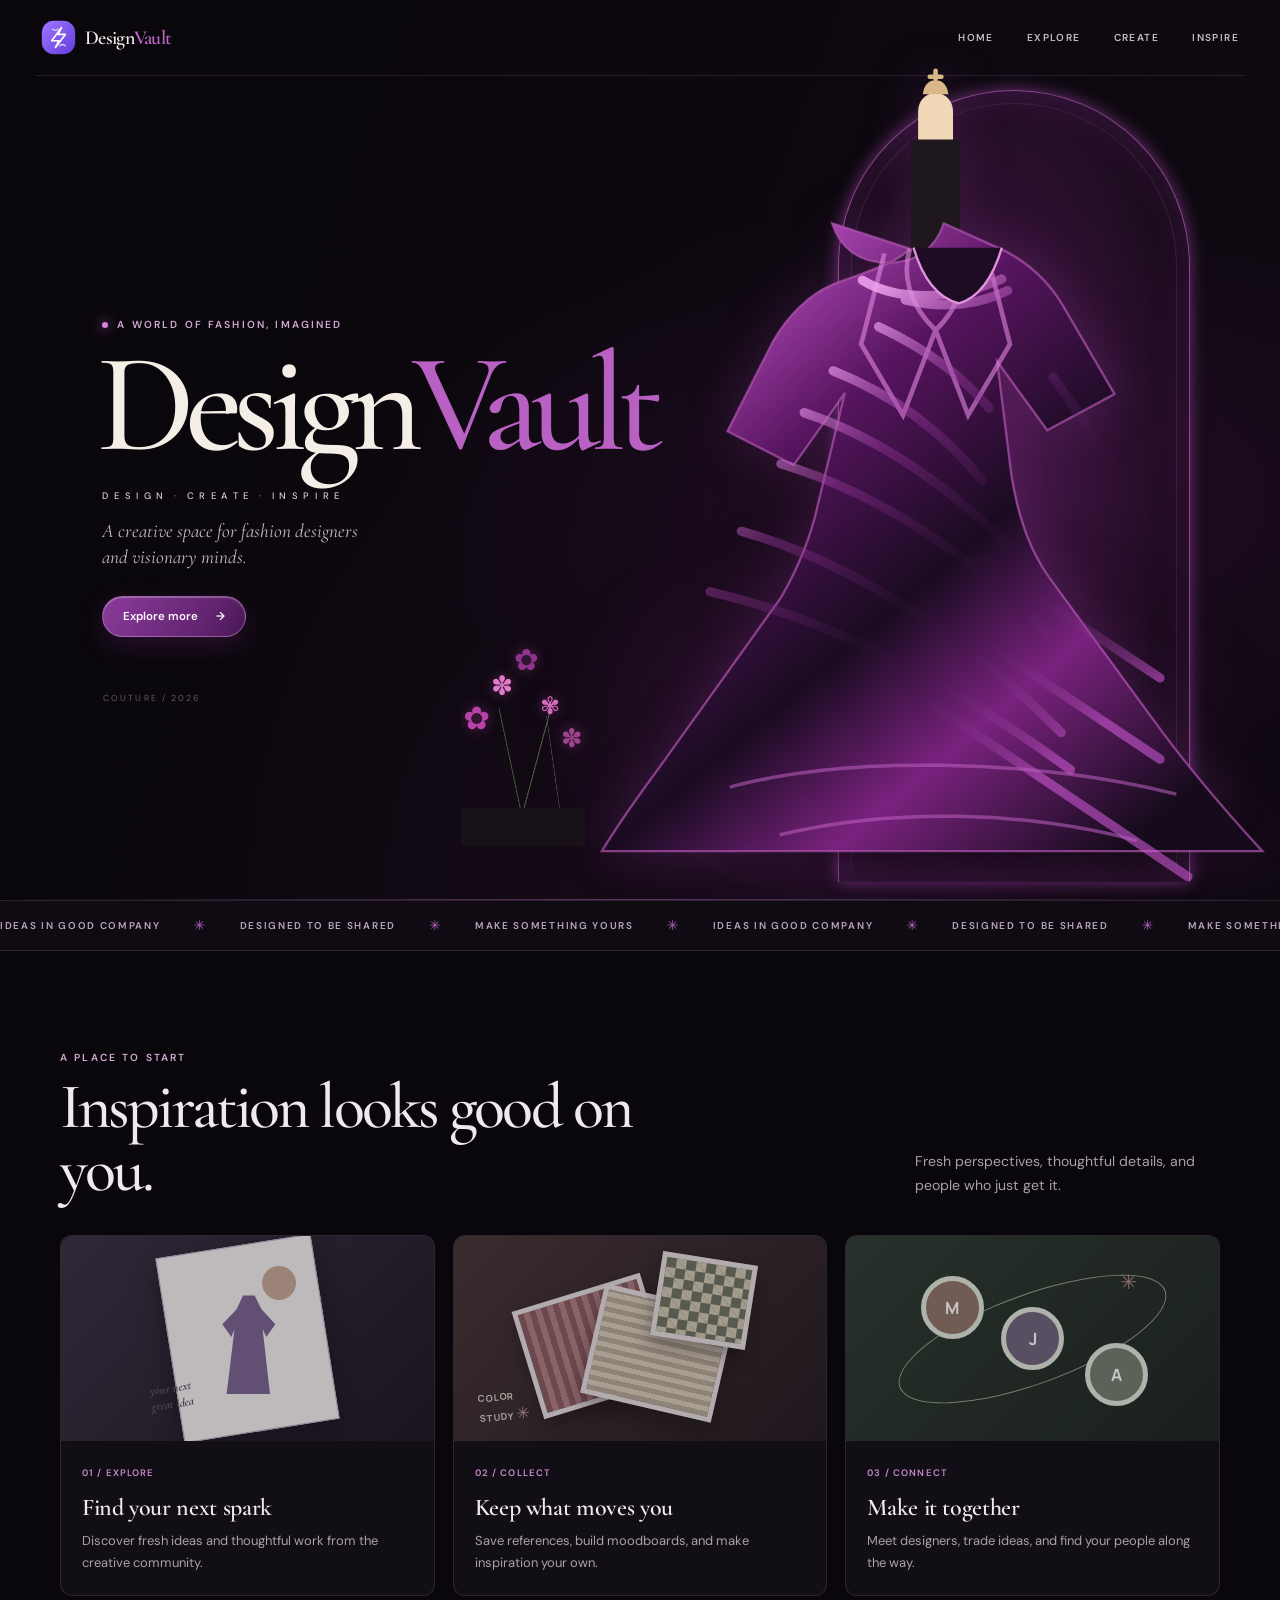
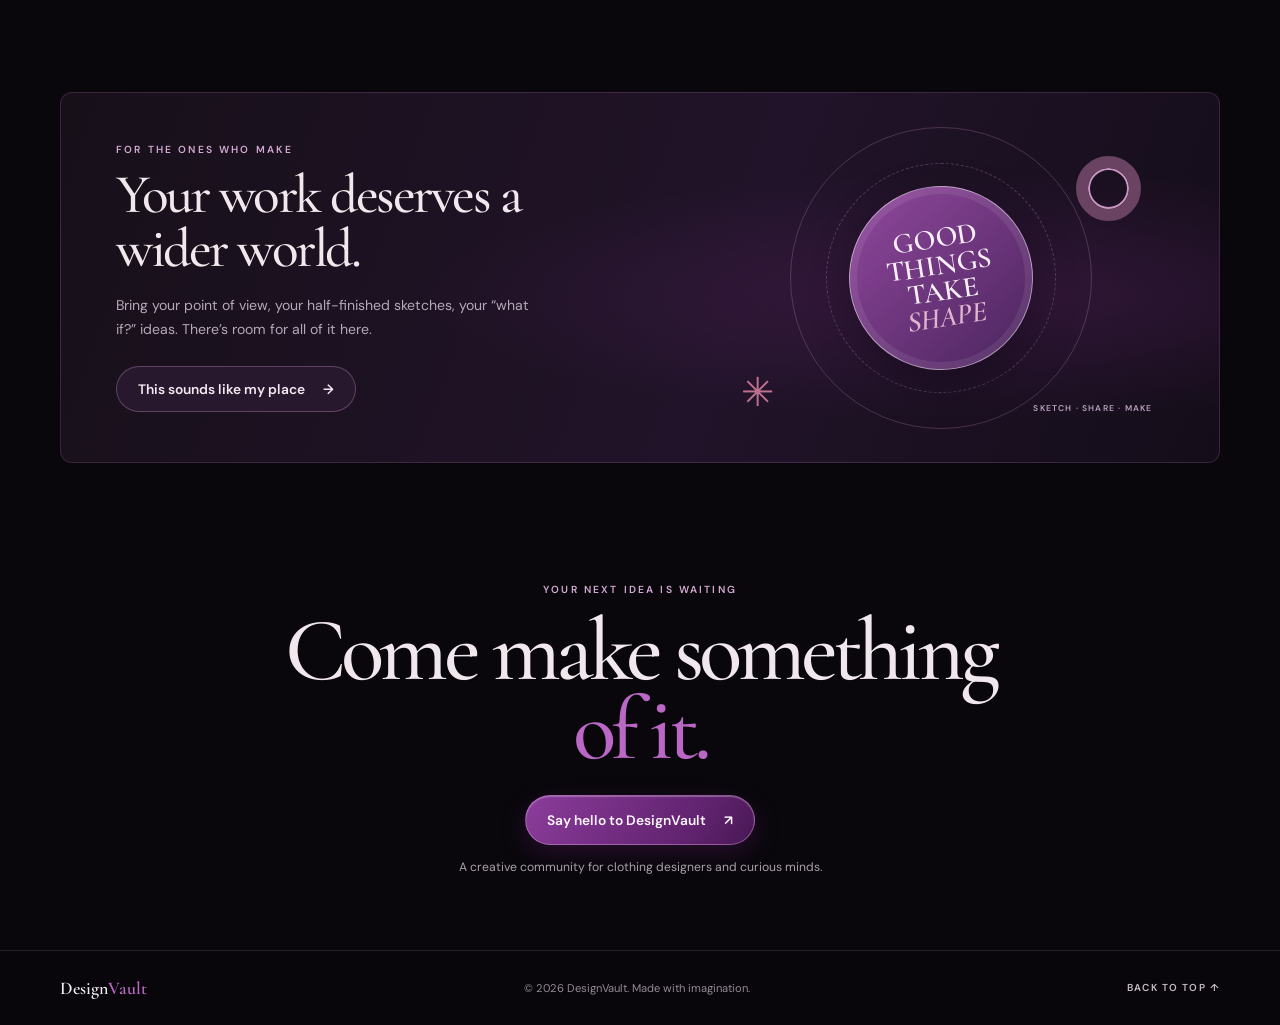
<file: index.html>
<!doctype html>
<html lang="en">
  <head>
    <meta charset="utf-8">
    <meta name="viewport" content="width=device-width, initial-scale=1">
    <meta name="description" content="A creative home for independent clothing designers to share their work, find inspiration, and bring new ideas to life.">
    <meta name="theme-color" content="#09070c">
    <title>DesignVault — Design. Create. Inspire.</title>
    <link rel="icon" href="assets/favicon.svg" type="image/svg+xml">
    <link rel="stylesheet" href="style.css">
    <script src="script.js" defer></script>
  </head>
  <body>
    <header class="site-header">
      <a class="brand" href="#overview" aria-label="DesignVault home">
        <svg class="brand-mark" viewBox="0 0 44 44" aria-hidden="true">
          <rect x="1" y="1" width="42" height="42" rx="15" fill="url(#brand-gradient)"/>
          <path d="M25.8 9.5 13.5 26.1h9.1l-4.4 8.4 12.4-16.4h-9.2l4.4-8.6Z" fill="none" stroke="#fff" stroke-linecap="round" stroke-linejoin="round" stroke-width="2.1"/>
          <path d="M14.4 11.5c2.4 2.2 4.8 2.2 7.2 0m1.9 21c2.4-2.2 4.8-2.2 7.2 0" fill="none" stroke="#e8ddff" stroke-linecap="round" stroke-width="1.5"/>
          <defs>
            <linearGradient id="brand-gradient" x1="5" x2="39" y1="5" y2="39" gradientUnits="userSpaceOnUse">
              <stop stop-color="#9b70ff"/>
              <stop offset="1" stop-color="#6842dd"/>
            </linearGradient>
          </defs>
        </svg>
        <span>Design<span class="brand-light">Vault</span></span>
      </a>

      <button
        class="menu-toggle"
        type="button"
        aria-expanded="false"
        aria-controls="primary-navigation"
      >
        <span class="menu-toggle-label">Menu</span>
        <span class="menu-toggle-icon" aria-hidden="true"></span>
      </button>

      <nav class="primary-navigation" id="primary-navigation" aria-label="Primary navigation">
        <a href="#overview">Home</a>
        <a href="studio.html">Explore</a>
        <a href="studio.html#boards">Create</a>
        <a href="#join">Inspire</a>
      </nav>
    </header>

    <main>
      <section class="hero" id="overview" aria-labelledby="page-title">
        <div class="hero-copy">
          <p class="eyebrow"><span class="eyebrow-dot" aria-hidden="true"></span> A world of fashion, imagined</p>
          <h1 id="page-title">Design<span>Vault</span></h1>
          <p class="hero-kicker">D E S I G N <i>·</i> C R E A T E <i>·</i> I N S P I R E</p>
          <p class="hero-description">
            A creative space for fashion designers<br class="desktop-break"> and visionary minds.
          </p>
          <a class="button button-primary" href="studio.html">Explore more <span aria-hidden="true">→</span></a>
          <div class="hero-caption" aria-hidden="true">COUTURE / 2026</div>
        </div>
        <div class="hero-art" aria-hidden="true">
          <div class="couture-arch"></div>
          <div class="art-glow"></div>
          <svg class="gown-art" viewBox="0 0 620 710">
            <defs>
              <linearGradient id="gown-fabric" x1="140" x2="520" y1="180" y2="630" gradientUnits="userSpaceOnUse">
                <stop stop-color="#b34bba"/>
                <stop offset=".24" stop-color="#57145f"/>
                <stop offset=".52" stop-color="#190b20"/>
                <stop offset=".73" stop-color="#79227e"/>
                <stop offset="1" stop-color="#160b1c"/>
              </linearGradient>
              <linearGradient id="gown-sheen" x1="166" x2="432" y1="274" y2="586" gradientUnits="userSpaceOnUse">
                <stop stop-color="#f0a7f2" stop-opacity=".85"/>
                <stop offset=".26" stop-color="#9d39a2" stop-opacity=".4"/>
                <stop offset=".65" stop-color="#35113d" stop-opacity="0"/>
                <stop offset="1" stop-color="#d65cde" stop-opacity=".55"/>
              </linearGradient>
              <linearGradient id="mannequin" x1="300" x2="342" y1="75" y2="227" gradientUnits="userSpaceOnUse">
                <stop stop-color="#f1d8b7"/>
                <stop offset="1" stop-color="#866b60"/>
              </linearGradient>
              <filter id="gown-shadow" x="30" y="130" width="650" height="610" color-interpolation-filters="sRGB" filterUnits="userSpaceOnUse">
                <feGaussianBlur stdDeviation="13"/>
              </filter>
            </defs>
            <ellipse cx="371" cy="650" fill="#060408" opacity=".8" rx="230" ry="24" filter="url(#gown-shadow)"/>
            <path d="M296 57h42v107h-42z" fill="#1e171d"/>
            <path d="M317 17c-9 0-15 7-15 16v24h30V33c0-9-6-16-15-16Z" fill="url(#mannequin)"/>
            <path d="M306 18c1-8 5-12 11-12s10 4 11 12h-22Z" fill="#d9b786"/>
            <path d="M317 5V-2m-5 5h10" stroke="#d7b783" stroke-linecap="round" stroke-width="4"/>
            <path d="M295 151c-13 13-38 20-67 31-19 8-38 26-51 49l-39 77 57 29 44-62-23 95c-6 28-17 55-32 81L83 592c-18 25-35 47-53 77h568c-34-37-64-72-93-112l-90-123c-19-26-28-57-33-90l-12-96 43 59 58-31-45-77c-12-20-28-35-49-46l-53-24c-7 22-24 34-48 34s-41-12-48-34Z" fill="url(#gown-fabric)" stroke="#ae54ad" stroke-opacity=".72" stroke-width="2"/>
            <path d="M295 151c-7 22-1 48 22 70l-28 73-36-61 20-78m64-4c7 21 3 48-20 70l28 73 36-61-20-78" fill="none" stroke="#e78be5" stroke-opacity=".58" stroke-width="4"/>
            <path d="M254 178c28 17 74 19 120-1m-83 18c30 7 61 5 88-8m-111 31c39 18 70 40 95 70m-134-32c50 20 94 52 128 94m-153-58c67 22 131 68 180 119m-200-75c83 25 163 78 229 144m-263-86c96 27 195 92 275 173m-302-121c101 23 207 78 310 153m-15-338 65 93m-127 64 154 102m-181-51 181 121m-221-64 245 165" fill="none" stroke="url(#gown-sheen)" stroke-linecap="round" stroke-width="8"/>
            <path d="M140 614c99-27 259-25 384 6M183 655c96-23 210-21 307 5" fill="none" stroke="#be60c1" stroke-opacity=".55" stroke-width="3"/>
            <path d="M298 150c8 27 20 43 39 48 17-5 29-21 37-48" fill="#1d0c23" stroke="#e092dd" stroke-width="2"/>
          </svg>
          <div class="hero-flower" aria-hidden="true">
            <span>✿</span><span>✽</span><span>✿</span><span>✾</span><span>✽</span>
          </div>
        </div>
      </section>

      <section class="ticker" aria-label="DesignVault creative community">
        <div class="ticker-track">
          <span>IDEAS IN GOOD COMPANY</span><b>✳</b><span>DESIGNED TO BE SHARED</span><b>✳</b><span>MAKE SOMETHING YOURS</span><b>✳</b><span>IDEAS IN GOOD COMPANY</span><b>✳</b><span>DESIGNED TO BE SHARED</span><b>✳</b><span>MAKE SOMETHING YOURS</span><b>✳</b>
        </div>
      </section>

      <section class="discover page-width" id="discover" aria-labelledby="discover-title">
        <div class="section-heading">
          <div>
            <p class="eyebrow">A place to start</p>
            <h2 id="discover-title">Inspiration looks good on you.</h2>
          </div>
          <p>Fresh perspectives, thoughtful details, and people who just get it.</p>
        </div>
        <div class="feature-grid">
          <article class="feature-card card-lilac">
            <div class="card-art card-art-sketch" aria-hidden="true">
              <span class="mini-sun"></span>
              <span class="mini-dress"></span>
              <span class="mini-caption">your next<br>great idea</span>
            </div>
            <div class="card-copy"><span class="card-number">01 / EXPLORE</span><h3>Find your next spark</h3><p>Discover fresh ideas and thoughtful work from the creative community.</p></div>
          </article>
          <article class="feature-card card-peach">
            <div class="card-art card-art-fabric" aria-hidden="true">
              <span class="fabric fabric-one"></span><span class="fabric fabric-two"></span><span class="fabric fabric-three"></span>
              <span class="fabric-note">COLOR<br>STUDY <b>✳</b></span>
            </div>
            <div class="card-copy"><span class="card-number">02 / COLLECT</span><h3>Keep what moves you</h3><p>Save references, build moodboards, and make inspiration your own.</p></div>
          </article>
          <article class="feature-card card-mint">
            <div class="card-art card-art-community" aria-hidden="true">
              <span class="community-line"></span><span class="community-person person-one">M</span><span class="community-person person-two">J</span><span class="community-person person-three">A</span><span class="community-heart">✳</span>
            </div>
            <div class="card-copy"><span class="card-number">03 / CONNECT</span><h3>Make it together</h3><p>Meet designers, trade ideas, and find your people along the way.</p></div>
          </article>
        </div>
      </section>

      <section class="community page-width" id="community" aria-labelledby="community-title">
        <div class="community-panel">
          <div class="community-panel-copy">
            <p class="eyebrow">For the ones who make</p>
            <h2 id="community-title">Your work deserves a wider world.</h2>
            <p>Bring your point of view, your half-finished sketches, your “what if?” ideas. There’s room for all of it here.</p>
            <a class="button button-dark" href="#join">This sounds like my place <span aria-hidden="true">→</span></a>
          </div>
          <div class="community-panel-art" aria-hidden="true">
            <div class="panel-stamp">GOOD<br>THINGS<br>TAKE <em>SHAPE</em></div>
            <div class="panel-thread"></div>
            <div class="panel-flower">✳</div>
            <div class="panel-label">SKETCH · SHARE · MAKE</div>
          </div>
        </div>
      </section>

      <section class="join page-width" id="join" aria-labelledby="join-title">
        <p class="eyebrow">Your next idea is waiting</p>
        <h2 id="join-title">Come make something<br><span>of it.</span></h2>
        <a class="button button-primary" href="mailto:hello@designvault.com">Say hello to DesignVault <span aria-hidden="true">↗</span></a>
        <p class="join-note">A creative community for clothing designers and curious minds.</p>
      </section>
    </main>

    <footer class="site-footer">
      <a class="footer-brand" href="#overview">Design<span>Vault</span></a>
      <p>© <span id="current-year"></span> DesignVault. Made with imagination.</p>
      <a href="#overview">Back to top ↑</a>
    </footer>
  </body>
</html>
</file>
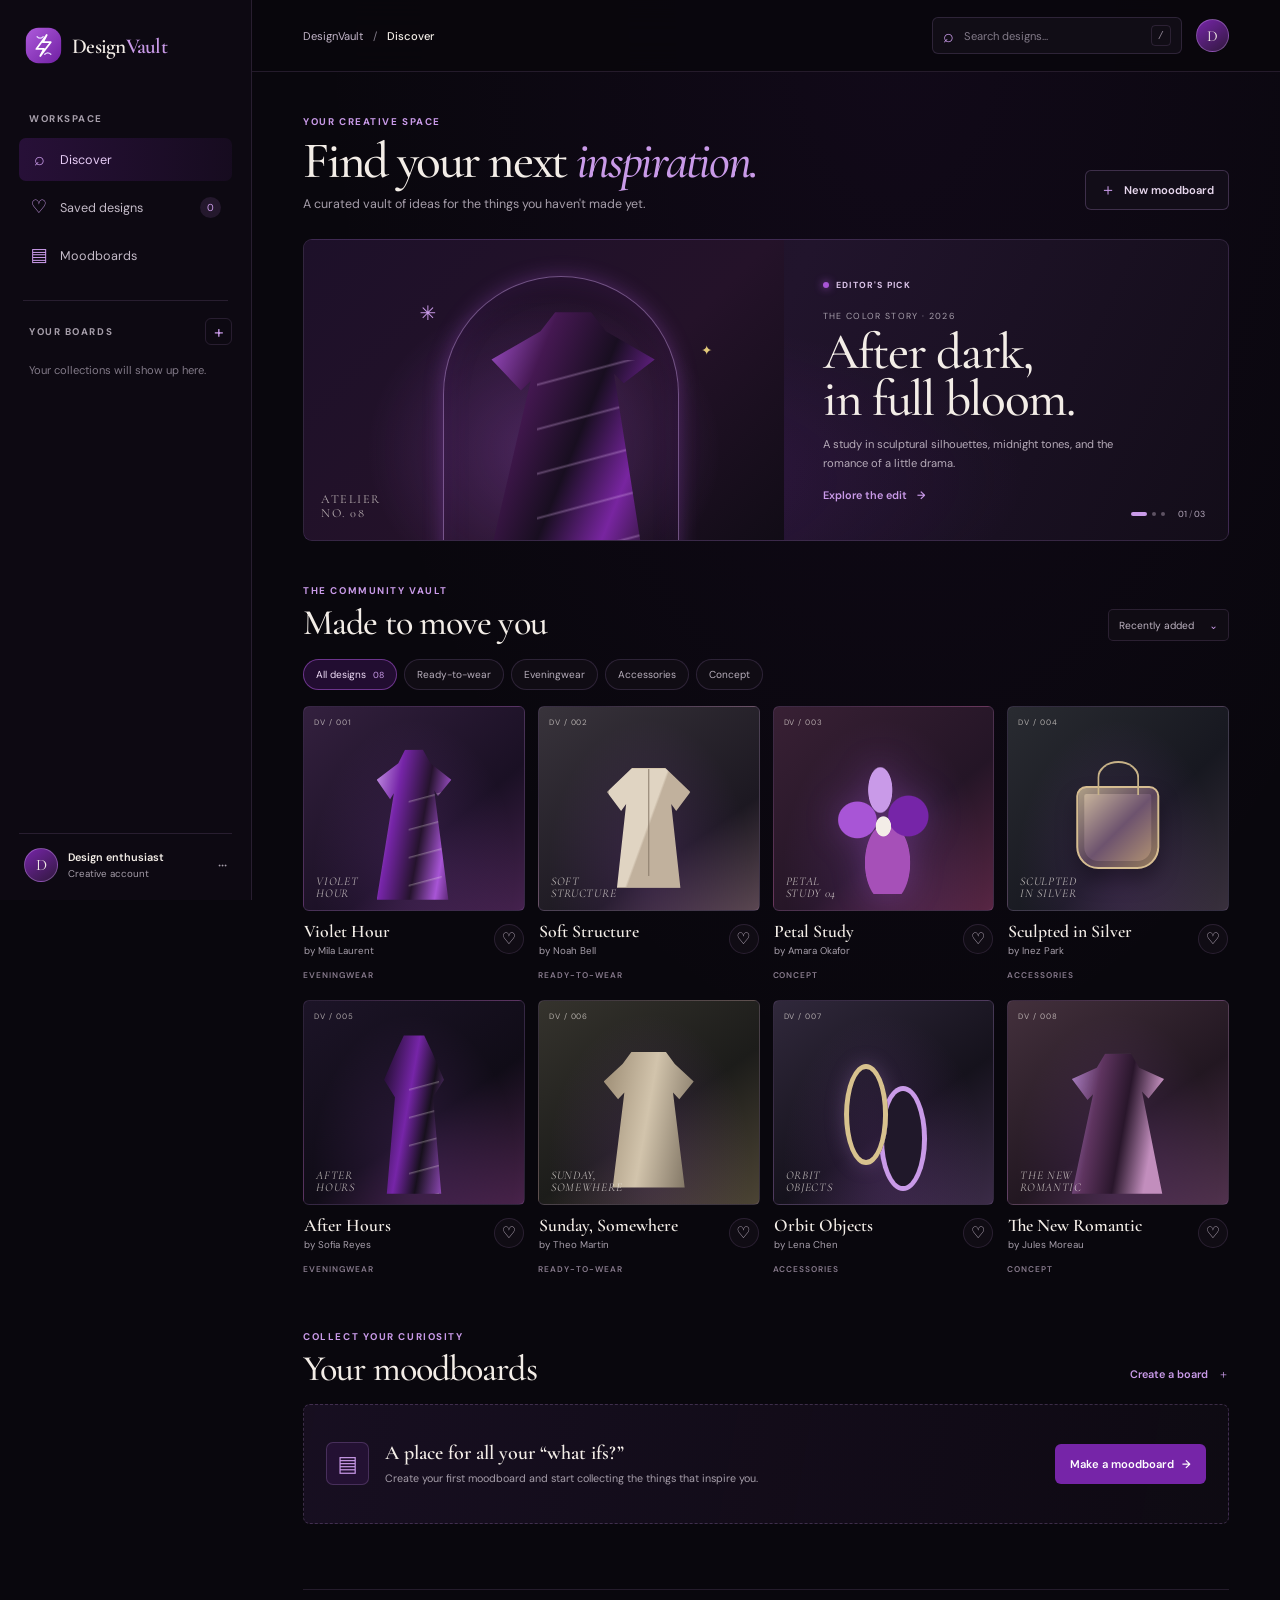
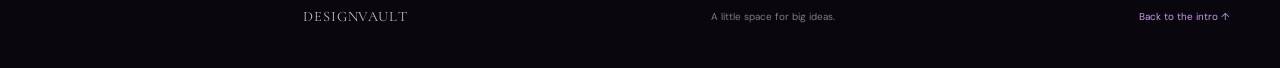
<file: studio.html>
<!doctype html>
<html lang="en">
  <head>
    <meta charset="utf-8">
    <meta name="viewport" content="width=device-width, initial-scale=1">
    <meta name="description" content="Discover fashion concepts, collect inspiration, and build your next moodboard in DesignVault.">
    <meta name="theme-color" content="#09070D">
    <title>Explore designs — DesignVault</title>
    <link rel="icon" href="assets/favicon.svg" type="image/svg+xml">
    <link rel="stylesheet" href="studio.css">
    <script src="studio.js" defer></script>
  </head>
  <body>
    <div class="studio-layout">
      <aside class="sidebar" id="sidebar">
        <a class="brand" href="index.html" aria-label="DesignVault home">
          <svg class="brand-mark" viewBox="0 0 44 44" aria-hidden="true">
            <rect x="1" y="1" width="42" height="42" rx="15" fill="url(#brand-gradient)"/>
            <path d="M25.8 9.5 13.5 26.1h9.1l-4.4 8.4 12.4-16.4h-9.2l4.4-8.6Z" fill="none" stroke="#fff" stroke-linecap="round" stroke-linejoin="round" stroke-width="2.1"/>
            <path d="M14.4 11.5c2.4 2.2 4.8 2.2 7.2 0m1.9 21c2.4-2.2 4.8-2.2 7.2 0" fill="none" stroke="#e8ddff" stroke-linecap="round" stroke-width="1.5"/>
            <defs>
              <linearGradient id="brand-gradient" x1="5" x2="39" y1="5" y2="39" gradientUnits="userSpaceOnUse">
                <stop stop-color="#A855D6"/>
                <stop offset="1" stop-color="#7625A8"/>
              </linearGradient>
            </defs>
          </svg>
          <span>Design<span class="brand-accent">Vault</span></span>
        </a>

        <p class="sidebar-label">WORKSPACE</p>
        <nav class="side-nav" aria-label="Workspace">
          <button class="side-link is-active" type="button" data-view="discover">
            <span class="nav-icon" aria-hidden="true">⌕</span> Discover
          </button>
          <button class="side-link" type="button" data-view="saved">
            <span class="nav-icon" aria-hidden="true">♡</span> Saved designs
            <span class="side-count" id="saved-count">0</span>
          </button>
          <a class="side-link" href="#boards">
            <span class="nav-icon" aria-hidden="true">▤</span> Moodboards
          </a>
        </nav>

        <div class="sidebar-divider"></div>
        <div class="board-heading">
          <p class="sidebar-label">YOUR BOARDS</p>
          <button class="icon-button add-board" type="button" data-open-dialog aria-label="Create a moodboard">+</button>
        </div>
        <div class="board-list" id="board-list">
          <p class="empty-boards">Your collections will show up here.</p>
        </div>

        <div class="sidebar-bottom">
          <div class="profile-avatar" aria-hidden="true">D</div>
          <div><strong>Design enthusiast</strong><span>Creative account</span></div>
          <span class="profile-more" aria-hidden="true">···</span>
        </div>
      </aside>

      <main class="main-content" id="discover">
        <header class="topbar">
          <button class="mobile-menu" type="button" aria-expanded="false" aria-controls="sidebar" aria-label="Open navigation">☰</button>
          <div class="breadcrumbs"><a href="index.html">DesignVault</a><span>/</span><strong>Discover</strong></div>
          <div class="topbar-actions">
            <label class="search-box">
              <span aria-hidden="true">⌕</span>
              <input id="design-search" type="search" placeholder="Search designs..." aria-label="Search designs">
              <kbd>/</kbd>
            </label>
            <button class="avatar-button" type="button" aria-label="Your profile">D</button>
          </div>
        </header>

        <div class="content-wrap">
          <section class="welcome-row">
            <div>
              <p class="overline">YOUR CREATIVE SPACE</p>
              <h1 id="page-heading">Find your next <span>inspiration.</span></h1>
              <p class="welcome-copy">A curated vault of ideas for the things you haven't made yet.</p>
            </div>
            <button class="button button-outline" type="button" data-open-dialog><span aria-hidden="true">＋</span> New moodboard</button>
          </section>

          <section class="featured" aria-label="Featured collection">
            <div class="featured-image" aria-hidden="true">
              <div class="featured-halo"></div>
              <div class="featured-dress"></div>
              <span class="featured-star star-a">✳</span>
              <span class="featured-star star-b">✦</span>
              <span class="featured-stamp">ATELIER<br>NO. 08</span>
            </div>
            <div class="featured-copy">
              <span class="featured-tag"><span></span> EDITOR'S PICK</span>
              <p class="featured-season">THE COLOR STORY · 2026</p>
              <h2>After dark,<br>in full bloom.</h2>
              <p>A study in sculptural silhouettes, midnight tones, and the romance of a little drama.</p>
              <button class="featured-link" type="button" data-category="Eveningwear">Explore the edit <span aria-hidden="true">→</span></button>
              <div class="featured-pagination"><span class="page-dot is-current"></span><span class="page-dot"></span><span class="page-dot"></span><span class="pagination-label">01 <i>/</i> 03</span></div>
            </div>
          </section>

          <section class="design-section" aria-labelledby="designs-heading">
            <div class="section-title-row">
              <div>
                <p class="overline">THE COMMUNITY VAULT</p>
                <h2 id="designs-heading">Made to move you</h2>
              </div>
              <button class="sort-button" id="sort-button" type="button" aria-label="Toggle sort order">Recently added <span aria-hidden="true">⌄</span></button>
            </div>

            <div class="filters" role="group" aria-label="Filter designs by category">
              <button class="filter-chip is-selected" type="button" data-category="All">All designs <span>08</span></button>
              <button class="filter-chip" type="button" data-category="Ready-to-wear">Ready-to-wear</button>
              <button class="filter-chip" type="button" data-category="Eveningwear">Eveningwear</button>
              <button class="filter-chip" type="button" data-category="Accessories">Accessories</button>
              <button class="filter-chip" type="button" data-category="Concept">Concept</button>
            </div>

            <div class="design-grid" id="design-grid" aria-live="polite">
              <article class="design-card" data-title="Violet hour" data-designer="Mila Laurent" data-category="Eveningwear" data-date="8" data-art="violet">
                <div class="design-art art-violet" role="img" aria-label="Violet evening gown concept">
                  <span class="art-index">DV / 001</span><span class="silhouette silhouette-gown"></span><span class="art-caption">VIOLET<br>HOUR</span>
                </div>
                <div class="design-meta"><div><h3>Violet Hour</h3><p>by Mila Laurent</p></div><button class="save-button" type="button" aria-label="Save Violet Hour" aria-pressed="false">♡</button></div>
                <span class="design-category">EVENINGWEAR</span>
              </article>
              <article class="design-card" data-title="Soft structure" data-designer="Noah Bell" data-category="Ready-to-wear" data-date="7" data-art="structure">
                <div class="design-art art-structure" role="img" aria-label="Tailored cream jacket concept">
                  <span class="art-index">DV / 002</span><span class="silhouette silhouette-jacket"></span><span class="art-caption">SOFT<br>STRUCTURE</span>
                </div>
                <div class="design-meta"><div><h3>Soft Structure</h3><p>by Noah Bell</p></div><button class="save-button" type="button" aria-label="Save Soft Structure" aria-pressed="false">♡</button></div>
                <span class="design-category">READY-TO-WEAR</span>
              </article>
              <article class="design-card" data-title="Petal study" data-designer="Amara Okafor" data-category="Concept" data-date="6" data-art="petal">
                <div class="design-art art-petal" role="img" aria-label="Sculptural floral couture concept">
                  <span class="art-index">DV / 003</span><span class="silhouette silhouette-petal"></span><span class="art-caption">PETAL<br>STUDY 04</span>
                </div>
                <div class="design-meta"><div><h3>Petal Study</h3><p>by Amara Okafor</p></div><button class="save-button" type="button" aria-label="Save Petal Study" aria-pressed="false">♡</button></div>
                <span class="design-category">CONCEPT</span>
              </article>
              <article class="design-card" data-title="Sculpted in silver" data-designer="Inez Park" data-category="Accessories" data-date="5" data-art="silver">
                <div class="design-art art-silver" role="img" aria-label="Sculptural silver accessories concept">
                  <span class="art-index">DV / 004</span><span class="silhouette silhouette-bag"></span><span class="art-caption">SCULPTED<br>IN SILVER</span>
                </div>
                <div class="design-meta"><div><h3>Sculpted in Silver</h3><p>by Inez Park</p></div><button class="save-button" type="button" aria-label="Save Sculpted in Silver" aria-pressed="false">♡</button></div>
                <span class="design-category">ACCESSORIES</span>
              </article>
              <article class="design-card" data-title="After hours" data-designer="Sofia Reyes" data-category="Eveningwear" data-date="4" data-art="hours">
                <div class="design-art art-hours" role="img" aria-label="Black and violet evening look">
                  <span class="art-index">DV / 005</span><span class="silhouette silhouette-column"></span><span class="art-caption">AFTER<br>HOURS</span>
                </div>
                <div class="design-meta"><div><h3>After Hours</h3><p>by Sofia Reyes</p></div><button class="save-button" type="button" aria-label="Save After Hours" aria-pressed="false">♡</button></div>
                <span class="design-category">EVENINGWEAR</span>
              </article>
              <article class="design-card" data-title="Sunday, somewhere" data-designer="Theo Martin" data-category="Ready-to-wear" data-date="3" data-art="sunday">
                <div class="design-art art-sunday" role="img" aria-label="Relaxed modern daywear concept">
                  <span class="art-index">DV / 006</span><span class="silhouette silhouette-suit"></span><span class="art-caption">SUNDAY,<br>SOMEWHERE</span>
                </div>
                <div class="design-meta"><div><h3>Sunday, Somewhere</h3><p>by Theo Martin</p></div><button class="save-button" type="button" aria-label="Save Sunday, Somewhere" aria-pressed="false">♡</button></div>
                <span class="design-category">READY-TO-WEAR</span>
              </article>
              <article class="design-card" data-title="Orbit earrings" data-designer="Lena Chen" data-category="Accessories" data-date="2" data-art="orbit">
                <div class="design-art art-orbit" role="img" aria-label="Abstract gold and violet jewelry concept">
                  <span class="art-index">DV / 007</span><span class="silhouette silhouette-earrings"></span><span class="art-caption">ORBIT<br>OBJECTS</span>
                </div>
                <div class="design-meta"><div><h3>Orbit Objects</h3><p>by Lena Chen</p></div><button class="save-button" type="button" aria-label="Save Orbit Objects" aria-pressed="false">♡</button></div>
                <span class="design-category">ACCESSORIES</span>
              </article>
              <article class="design-card" data-title="The new romantic" data-designer="Jules Moreau" data-category="Concept" data-date="1" data-art="romantic">
                <div class="design-art art-romantic" role="img" aria-label="Romantic sheer layered couture concept">
                  <span class="art-index">DV / 008</span><span class="silhouette silhouette-romantic"></span><span class="art-caption">THE NEW<br>ROMANTIC</span>
                </div>
                <div class="design-meta"><div><h3>The New Romantic</h3><p>by Jules Moreau</p></div><button class="save-button" type="button" aria-label="Save The New Romantic" aria-pressed="false">♡</button></div>
                <span class="design-category">CONCEPT</span>
              </article>
            </div>
            <p class="no-results" id="no-results" hidden>No designs found. Try another search or category.</p>
          </section>

          <section class="boards-section" id="boards" aria-labelledby="boards-heading">
            <div class="section-title-row">
              <div><p class="overline">COLLECT YOUR CURIOSITY</p><h2 id="boards-heading">Your moodboards</h2></div>
              <button class="text-action" type="button" data-open-dialog>Create a board <span aria-hidden="true">＋</span></button>
            </div>
            <div class="empty-board-panel" id="empty-board-panel">
              <div class="empty-board-icon" aria-hidden="true">▤</div>
              <div><h3>A place for all your “what ifs?”</h3><p>Create your first moodboard and start collecting the things that inspire you.</p></div>
              <button class="button button-primary" type="button" data-open-dialog>Make a moodboard <span aria-hidden="true">→</span></button>
            </div>
            <div class="created-boards" id="created-boards"></div>
          </section>

          <footer class="studio-footer"><span>DESIGNVAULT</span><span>A little space for big ideas.</span><a href="index.html">Back to the intro ↑</a></footer>
        </div>
      </main>
    </div>

    <dialog class="board-dialog" id="board-dialog" aria-labelledby="dialog-title">
      <form method="dialog" class="dialog-close-form"><button class="dialog-close" aria-label="Close dialog">×</button></form>
      <p class="overline">START COLLECTING</p>
      <h2 id="dialog-title">Make a moodboard</h2>
      <p class="dialog-copy">Give this little collection a name. You can add designs to it as you explore.</p>
      <form id="board-form">
        <label for="board-name">Board name</label>
        <input id="board-name" name="boardName" maxlength="40" placeholder="e.g. Summer in silk" required>
        <p class="form-error" id="form-error" hidden>Please give your moodboard a name.</p>
        <div class="dialog-actions">
          <button class="button button-outline" type="button" data-close-dialog>Not now</button>
          <button class="button button-primary" type="submit">Create board <span aria-hidden="true">→</span></button>
        </div>
      </form>
    </dialog>
  </body>
</html>
</file>
<file: style.css>
@import url("https://fonts.googleapis.com/css2?family=Cormorant+Garamond:wght@400;500;600;700&family=DM+Sans:wght@400;500;600;700&family=Manrope:wght@400;500;600;700;800&display=swap");

:root {
  color-scheme: dark;
  font-family: "DM Sans", ui-sans-serif, system-ui, -apple-system, BlinkMacSystemFont, "Segoe UI", sans-serif;
  color: #f3edf1;
  background: #09070c;
  font-synthesis: none;
  text-rendering: optimizeLegibility;
  --color-muted: #a9a0aa;
  --color-accent: #bb67c6;
  --color-border: rgb(224 194 228 / 13%);
  --page-width: 1160px;
}

* {
  box-sizing: border-box;
}

html {
  scroll-behavior: smooth;
}

body {
  min-width: 320px;
  margin: 0;
  overflow-x: hidden;
  background: #09070c;
}

a {
  color: inherit;
}

.page-width {
  width: min(var(--page-width), calc(100% - 64px));
  margin-inline: auto;
}

.site-header {
  position: absolute;
  z-index: 5;
  top: 0;
  left: 50%;
  display: flex;
  width: min(1280px, calc(100% - 72px));
  min-height: 76px;
  align-items: center;
  justify-content: space-between;
  padding-inline: 5px;
  border-bottom: 1px solid rgb(226 199 224 / 12%);
  transform: translateX(-50%);
}

.brand {
  display: inline-flex;
  align-items: center;
  gap: 9px;
  color: #f4e9e9;
  font-family: "Cormorant Garamond", Georgia, serif;
  font-size: 1.24rem;
  font-weight: 600;
  letter-spacing: -0.035em;
  text-decoration: none;
}

.brand-mark {
  width: 35px;
  height: 35px;
  flex: 0 0 auto;
}

.brand-light,
.footer-brand span {
  color: #bd68c4;
}

.primary-navigation {
  display: flex;
  align-items: center;
  gap: 33px;
}

.primary-navigation a,
.site-footer > a:last-child {
  color: #c6bbc7;
  font-size: 0.63rem;
  font-weight: 600;
  letter-spacing: 0.14em;
  text-decoration: none;
  text-transform: uppercase;
  transition: color 160ms ease;
}

.primary-navigation a:hover,
.site-footer > a:last-child:hover {
  color: #e6a3eb;
}

.menu-toggle {
  display: none;
}

.hero {
  position: relative;
  display: flex;
  min-height: max(680px, 100svh);
  align-items: center;
  overflow: hidden;
  padding: 120px max(8%, calc((100% - 1180px) / 2)) 80px;
  isolation: isolate;
  background:
    radial-gradient(ellipse at 77% 55%, rgb(91 22 96 / 24%), transparent 42%),
    radial-gradient(ellipse at 48% 100%, rgb(56 17 58 / 20%), transparent 48%),
    linear-gradient(110deg, #09070b 0%, #0c080e 48%, #100912 100%);
}

.hero::before {
  position: absolute;
  z-index: -1;
  right: 0;
  bottom: 0;
  left: 0;
  height: 1px;
  background: linear-gradient(90deg, transparent, rgb(203 125 205 / 40%), transparent);
  content: "";
}

.hero-copy {
  position: relative;
  z-index: 2;
  width: 53%;
  padding-top: 15px;
}

.eyebrow {
  display: flex;
  align-items: center;
  gap: 9px;
  margin: 0 0 19px;
  color: #d3a9d2;
  font-size: 0.64rem;
  font-weight: 600;
  letter-spacing: 0.21em;
  text-transform: uppercase;
}

.eyebrow-dot {
  width: 6px;
  height: 6px;
  border-radius: 50%;
  background: #d884dc;
  box-shadow: 0 0 12px #cd65d5;
}

.hero h1 {
  margin: 0 0 13px -5px;
  color: #f5eee7;
  font-family: "Cormorant Garamond", Georgia, serif;
  font-size: clamp(5.3rem, 11vw, 9.2rem);
  font-weight: 500;
  letter-spacing: -0.075em;
  line-height: 0.77;
  white-space: nowrap;
}

.hero h1 span {
  color: #b861c3;
}

.hero-kicker {
  margin: 31px 0 17px;
  color: #d7cbd4;
  font-size: 0.59rem;
  font-weight: 500;
  letter-spacing: 0.19em;
}

.hero-kicker i {
  padding-inline: 5px;
  color: #bf71ca;
  font-style: normal;
}

.hero-description {
  margin: 0 0 25px;
  color: #c4b8c5;
  font-family: "Cormorant Garamond", Georgia, serif;
  font-size: 1.2rem;
  font-style: italic;
  line-height: 1.35;
}

.hero .button {
  min-height: 41px;
  padding-inline: 20px;
  font-size: 0.72rem;
}

.hero-caption {
  position: absolute;
  top: calc(100% + 55px);
  left: 1px;
  color: rgb(213 187 210 / 44%);
  font-size: 0.55rem;
  letter-spacing: 0.23em;
}

.button {
  display: inline-flex;
  min-height: 50px;
  align-items: center;
  justify-content: center;
  gap: 18px;
  padding: 0 21px;
  border: 1px solid transparent;
  border-radius: 999px;
  font-size: 0.86rem;
  font-weight: 600;
  text-decoration: none;
  transition: transform 170ms ease, box-shadow 170ms ease, border-color 170ms ease;
}

.button:hover {
  transform: translateY(-2px);
}

.button-primary {
  border-color: rgb(226 174 230 / 40%);
  background: linear-gradient(120deg, #8b3c9b, #61236f 72%, #481854);
  box-shadow: 0 8px 24px rgb(102 30 112 / 32%), inset 0 1px 1px rgb(255 255 255 / 28%);
  color: #fff7ff;
}

.button-primary:hover {
  box-shadow: 0 10px 28px rgb(133 45 147 / 42%), inset 0 1px 1px rgb(255 255 255 / 34%);
}

.hero-art {
  position: absolute;
  z-index: 0;
  top: 0;
  right: 0;
  width: 64%;
  height: 100%;
  overflow: hidden;
  pointer-events: none;
}

.couture-arch {
  position: absolute;
  top: 10%;
  right: 11%;
  width: min(43%, 450px);
  height: 88%;
  border: 1px solid rgb(197 103 199 / 68%);
  border-bottom: 0;
  border-radius: 240px 240px 0 0;
  background:
    radial-gradient(ellipse at 51% 42%, rgb(146 45 151 / 32%), transparent 67%),
    linear-gradient(180deg, rgb(80 23 84 / 20%), transparent 75%);
  box-shadow: 0 0 16px rgb(184 81 194 / 55%), inset 0 0 38px rgb(160 66 170 / 22%);
}

.couture-arch::before {
  position: absolute;
  inset: 12px;
  border: 1px solid rgb(228 145 226 / 12%);
  border-bottom: 0;
  border-radius: inherit;
  content: "";
}

.art-glow {
  position: absolute;
  right: 2%;
  bottom: -7%;
  width: 89%;
  height: 49%;
  background: radial-gradient(ellipse, rgb(112 31 119 / 37%), transparent 70%);
  filter: blur(26px);
}

.gown-art {
  position: absolute;
  right: -1%;
  bottom: -2%;
  width: min(88%, 730px);
  height: 96%;
  overflow: visible;
  filter: drop-shadow(0 0 25px rgb(178 69 189 / 20%));
}

.hero-flower {
  position: absolute;
  bottom: 6%;
  left: 0;
  display: flex;
  width: 124px;
  height: 170px;
  align-items: flex-end;
  justify-content: center;
  gap: 1px;
  padding-bottom: 14px;
  border-bottom: 38px solid #181118;
  background:
    linear-gradient(78deg, transparent 49%, #41603c 50%, transparent 52%) 32px 32px / 36px 115px no-repeat,
    linear-gradient(105deg, transparent 49%, #526447 50%, transparent 52%) 57px 31px / 33px 123px no-repeat,
    linear-gradient(82deg, transparent 49%, #40543a 50%, transparent 52%) 78px 40px / 30px 108px no-repeat;
}

.hero-flower span {
  position: relative;
  top: -55px;
  color: #b842a8;
  font-size: 2rem;
  text-shadow: 0 0 13px rgb(211 81 193 / 40%);
}

.hero-flower span:nth-child(2) {
  top: -91px;
  color: #e17acb;
  font-size: 1.65rem;
}

.hero-flower span:nth-child(3) {
  top: -115px;
  color: #8f338e;
  font-size: 1.85rem;
}

.hero-flower span:nth-child(4) {
  top: -73px;
  color: #d46abb;
  font-size: 1.5rem;
}

.hero-flower span:nth-child(5) {
  top: -39px;
  color: #9c448e;
  font-size: 1.6rem;
}

.ticker {
  overflow: hidden;
  padding: 16px 0;
  border-block: 1px solid var(--color-border);
  background: #100b13;
}

.ticker-track {
  display: flex;
  width: max-content;
  align-items: center;
  gap: 33px;
  color: #b9a6bd;
  font-size: 0.62rem;
  font-weight: 600;
  letter-spacing: 0.17em;
}

.ticker-track b {
  color: #b762c3;
  font-size: 0.85rem;
}

.discover {
  padding-block: 100px 96px;
}

.section-heading {
  display: flex;
  align-items: end;
  justify-content: space-between;
  gap: 30px;
  margin-bottom: 34px;
}

.section-heading .eyebrow,
.community-panel .eyebrow {
  margin-bottom: 12px;
}

.section-heading h2,
.community-panel h2 {
  max-width: 600px;
  margin: 0;
  color: #f1e8ed;
  font-family: "Cormorant Garamond", Georgia, serif;
  font-size: clamp(2.6rem, 5vw, 4.1rem);
  font-weight: 500;
  letter-spacing: -0.045em;
  line-height: 0.98;
}

.section-heading > p {
  max-width: 305px;
  margin: 0 0 4px;
  color: var(--color-muted);
  font-size: 0.88rem;
  line-height: 1.7;
}

.feature-grid {
  display: grid;
  grid-template-columns: repeat(3, minmax(0, 1fr));
  gap: 18px;
}

.feature-card {
  overflow: hidden;
  border: 1px solid var(--color-border);
  border-radius: 12px;
  background: #120e15;
  transition: transform 180ms ease, border-color 180ms ease;
}

.feature-card:hover {
  transform: translateY(-4px);
  border-color: rgb(196 113 201 / 45%);
}

.card-art {
  position: relative;
  display: grid;
  height: 205px;
  overflow: hidden;
  place-items: center;
  filter: saturate(0.65) brightness(0.78);
}

.card-lilac .card-art {
  background: linear-gradient(135deg, #40314f, #24192d);
}

.card-peach .card-art {
  background: linear-gradient(135deg, #52363c, #2b1d28);
}

.card-mint .card-art {
  background: linear-gradient(135deg, #2f4035, #1d2925);
}

.card-art-sketch::before {
  position: absolute;
  width: 155px;
  height: 185px;
  border: 1px solid #bca8d0;
  background: #f6edf1;
  box-shadow: 0 10px 24px rgb(8 5 10 / 35%);
  content: "";
  transform: rotate(-9deg);
}

.mini-sun {
  position: absolute;
  z-index: 1;
  top: 30px;
  left: calc(50% + 15px);
  width: 34px;
  height: 34px;
  border-radius: 50%;
  background: #d7a58d;
}

.mini-dress {
  position: absolute;
  z-index: 1;
  top: 59px;
  left: calc(50% - 25px);
  width: 53px;
  height: 99px;
  background: #8660a9;
  clip-path: polygon(39% 0, 61% 0, 74% 14%, 100% 29%, 83% 42%, 76% 34%, 90% 100%, 8% 100%, 23% 34%, 17% 42%, 0 29%, 27% 14%);
}

.mini-caption {
  position: absolute;
  right: calc(50% + 54px);
  bottom: 29px;
  z-index: 1;
  color: #675476;
  font-family: "Cormorant Garamond", Georgia, serif;
  font-size: 0.76rem;
  font-style: italic;
  font-weight: 700;
  line-height: 1.3;
  transform: rotate(-9deg);
}

.fabric {
  position: absolute;
  width: 134px;
  height: 112px;
  border: 5px solid #e8dce2;
  box-shadow: 0 9px 18px rgb(18 9 16 / 32%);
}

.fabric-one {
  background: repeating-linear-gradient(90deg, #9e5863, #9e5863 6px, #c87980 6px, #c87980 12px);
  transform: translate(-48px, 7px) rotate(-17deg);
}

.fabric-two {
  background: repeating-linear-gradient(0deg, #bba78e, #bba78e 5px, #dec9b0 5px, #dec9b0 10px);
  transform: translate(18px, 14px) rotate(13deg);
}

.fabric-three {
  width: 96px;
  height: 85px;
  background-color: #72745e;
  background-image: linear-gradient(45deg, #d6c6a9 25%, transparent 25%, transparent 75%, #d6c6a9 75%), linear-gradient(45deg, #d6c6a9 25%, transparent 25%, transparent 75%, #d6c6a9 75%);
  background-position: 0 0, 10px 10px;
  background-size: 20px 20px;
  transform: translate(64px, -38px) rotate(9deg);
}

.fabric-note {
  position: absolute;
  z-index: 1;
  bottom: 16px;
  left: 25px;
  color: #e4d1c9;
  font-family: "Manrope", sans-serif;
  font-size: 0.58rem;
  font-weight: 700;
  letter-spacing: 0.08em;
  line-height: 1.4;
  transform: rotate(-5deg);
}

.fabric-note b {
  color: #d28d9c;
  font-size: 1rem;
}

.community-line {
  position: absolute;
  width: 76%;
  height: 90px;
  border: 1px solid #96a68f;
  border-radius: 50%;
  transform: rotate(-20deg);
}

.community-person {
  position: absolute;
  display: grid;
  width: 63px;
  height: 63px;
  place-items: center;
  border: 5px solid #dfe3d8;
  border-radius: 50%;
  color: white;
  font-family: "Manrope", sans-serif;
  font-size: 1.05rem;
  font-weight: 700;
}

.person-one {
  top: 40px;
  left: 20%;
  background: #9d7265;
}

.person-two {
  z-index: 1;
  background: #756488;
}

.person-three {
  right: 19%;
  bottom: 35px;
  background: #71816c;
}

.community-heart {
  position: absolute;
  top: 33px;
  right: 22%;
  color: #ca857c;
  font-size: 1.25rem;
}

.card-copy {
  padding: 19px 21px 22px;
}

.card-number {
  color: #c78ace;
  font-size: 0.59rem;
  font-weight: 600;
  letter-spacing: 0.12em;
}

.card-copy h3 {
  margin: 12px 0 8px;
  color: #f0e9ef;
  font-family: "Cormorant Garamond", Georgia, serif;
  font-size: 1.5rem;
  font-weight: 600;
  letter-spacing: -0.015em;
}

.card-copy p {
  margin: 0;
  color: var(--color-muted);
  font-size: 0.81rem;
  line-height: 1.65;
}

.community {
  padding-bottom: 45px;
}

.community-panel {
  position: relative;
  display: grid;
  min-height: 370px;
  overflow: hidden;
  align-items: center;
  grid-template-columns: 1.05fr 0.95fr;
  border: 1px solid rgb(211 141 211 / 18%);
  border-radius: 12px;
  background:
    radial-gradient(ellipse at 80% 55%, rgb(107 39 116 / 29%), transparent 43%),
    linear-gradient(110deg, #171019, #211329 58%, #140d19);
}

.community-panel-copy {
  position: relative;
  z-index: 1;
  max-width: 560px;
  padding: 50px 0 50px 55px;
}

.community-panel h2 {
  font-size: clamp(2.6rem, 4.3vw, 4rem);
}

.community-panel-copy > p:not(.eyebrow) {
  max-width: 420px;
  margin: 18px 0 24px;
  color: #b5a9b9;
  font-size: 0.88rem;
  line-height: 1.7;
}

.button-dark {
  min-height: 46px;
  border-color: rgb(217 169 220 / 30%);
  background: #28182d;
  color: #f4e8f4;
}

.community-panel-art {
  position: absolute;
  top: 0;
  right: 0;
  display: grid;
  width: 48%;
  height: 100%;
  place-items: center;
}

.community-panel-art::before {
  position: absolute;
  width: 300px;
  height: 300px;
  border: 1px solid rgb(215 153 215 / 24%);
  border-radius: 50%;
  content: "";
}

.community-panel-art::after {
  position: absolute;
  width: 228px;
  height: 228px;
  border: 1px dashed rgb(215 153 215 / 30%);
  border-radius: 50%;
  content: "";
}

.panel-stamp {
  position: relative;
  z-index: 1;
  display: grid;
  width: 184px;
  height: 184px;
  align-content: center;
  justify-content: center;
  border: 1px solid rgb(255 255 255 / 50%);
  border-radius: 50%;
  background: linear-gradient(145deg, #91489d, #4a245d);
  box-shadow: 0 15px 40px rgb(8 4 11 / 35%), inset 0 0 0 7px rgb(255 255 255 / 8%);
  color: #f9eff9;
  font-family: "Cormorant Garamond", Georgia, serif;
  font-size: 1.8rem;
  font-weight: 600;
  line-height: 0.92;
  text-align: center;
  transform: rotate(-9deg);
}

.panel-stamp em {
  color: #e1b5cf;
  font-style: italic;
}

.panel-thread {
  position: absolute;
  z-index: 1;
  top: 17%;
  right: 14%;
  width: 65px;
  height: 65px;
  border: 12px solid #694361;
  border-radius: 50%;
  box-shadow: inset 0 0 0 2px #c895c1;
}

.panel-flower {
  position: absolute;
  bottom: 12%;
  left: 14%;
  color: #bd718f;
  font-size: 2.5rem;
}

.panel-label {
  position: absolute;
  right: 12%;
  bottom: 13%;
  color: #b7a0bd;
  font-size: 0.53rem;
  font-weight: 600;
  letter-spacing: 0.14em;
}

.join {
  display: flex;
  min-height: 390px;
  align-items: center;
  flex-direction: column;
  justify-content: center;
  padding-block: 75px;
  text-align: center;
}

.join .eyebrow {
  margin-bottom: 16px;
}

.join h2 {
  margin: 0 0 25px;
  color: #f1e8ed;
  font-family: "Cormorant Garamond", Georgia, serif;
  font-size: clamp(3.2rem, 7vw, 5.6rem);
  font-weight: 500;
  letter-spacing: -0.055em;
  line-height: 0.88;
}

.join h2 span {
  color: #bb67c6;
}

.join .button {
  margin-bottom: 14px;
}

.join-note {
  margin: 0;
  color: var(--color-muted);
  font-size: 0.76rem;
}

.site-footer {
  display: flex;
  min-height: 75px;
  align-items: center;
  justify-content: space-between;
  gap: 20px;
  padding-inline: max(36px, calc((100% - var(--page-width)) / 2));
  border-top: 1px solid var(--color-border);
  background: #08060a;
}

.footer-brand {
  font-family: "Cormorant Garamond", Georgia, serif;
  font-size: 1.12rem;
  font-weight: 600;
  text-decoration: none;
}

.site-footer p {
  margin: 0;
  color: #938a96;
  font-size: 0.7rem;
}

:focus-visible {
  outline: 2px solid #d58add;
  outline-offset: 4px;
}

@media (max-width: 800px) {
  .page-width {
    width: min(var(--page-width), calc(100% - 44px));
  }

  .site-header {
    width: calc(100% - 48px);
  }

  .primary-navigation {
    gap: 20px;
  }

  .hero {
    min-height: max(640px, 93svh);
    padding-inline: 7%;
  }

  .hero-copy {
    width: 61%;
  }

  .hero h1 {
    font-size: clamp(5rem, 11vw, 7.3rem);
  }

  .hero-art {
    width: 66%;
  }

  .gown-art {
    right: -13%;
    width: 105%;
  }

  .couture-arch {
    right: 6%;
    width: 51%;
  }

  .section-heading {
    align-items: flex-start;
    flex-direction: column;
    gap: 13px;
  }

  .section-heading > p {
    max-width: 480px;
  }

  .card-art {
    height: 175px;
  }

  .community-panel-copy {
    padding-left: 35px;
  }

  .community-panel-art {
    width: 44%;
    opacity: 0.85;
  }

  .community-panel-art::before {
    width: 250px;
    height: 250px;
  }

  .community-panel-art::after {
    width: 195px;
    height: 195px;
  }

  .panel-stamp {
    width: 155px;
    height: 155px;
    font-size: 1.55rem;
  }
}

@media (max-width: 620px) {
  .page-width {
    width: calc(100% - 36px);
  }

  .site-header {
    top: 0;
    width: calc(100% - 36px);
    min-height: 66px;
  }

  .brand {
    font-size: 1.15rem;
  }

  .menu-toggle {
    display: inline-flex;
    min-height: 38px;
    align-items: center;
    gap: 10px;
    padding: 0 11px;
    border: 1px solid rgb(223 190 224 / 28%);
    border-radius: 999px;
    background: rgb(20 13 22 / 90%);
    color: #f0e7f0;
    font: inherit;
    font-size: 0.76rem;
    cursor: pointer;
  }

  .menu-toggle-icon,
  .menu-toggle-icon::before,
  .menu-toggle-icon::after {
    display: block;
    width: 15px;
    height: 1px;
    border-radius: 2px;
    background: currentColor;
  }

  .menu-toggle-icon {
    position: relative;
  }

  .menu-toggle-icon::before,
  .menu-toggle-icon::after {
    position: absolute;
    left: 0;
    content: "";
  }

  .menu-toggle-icon::before {
    top: -5px;
  }

  .menu-toggle-icon::after {
    top: 5px;
  }

  .primary-navigation {
    position: absolute;
    top: calc(100% + 9px);
    right: 0;
    left: 0;
    display: none;
    align-items: stretch;
    gap: 0;
    padding: 8px 14px 14px;
    border: 1px solid var(--color-border);
    border-radius: 12px;
    background: #110d14;
    box-shadow: 0 16px 30px rgb(0 0 0 / 35%);
  }

  .primary-navigation.is-open {
    display: flex;
    flex-direction: column;
  }

  .primary-navigation a {
    padding: 13px 8px;
  }

  .hero {
    min-height: max(740px, 100svh);
    align-items: flex-start;
    padding: 160px 25px 42px;
  }

  .hero-copy {
    width: 100%;
    padding-top: 0;
  }

  .hero .eyebrow {
    font-size: 0.55rem;
  }

  .hero h1 {
    margin-left: -3px;
    font-size: clamp(4.5rem, 17vw, 6.5rem);
  }

  .hero-kicker {
    margin-top: 24px;
    font-size: 0.52rem;
  }

  .hero-description {
    font-size: 1.04rem;
  }

  .hero-art {
    top: 35%;
    right: -13%;
    width: 107%;
    height: 68%;
    opacity: 0.9;
  }

  .gown-art {
    right: -1%;
    width: 83%;
    height: 100%;
  }

  .couture-arch {
    top: 7%;
    right: 12%;
    width: 45%;
    height: 93%;
  }

  .hero-flower {
    bottom: 2%;
    left: 1%;
    transform: scale(0.8);
    transform-origin: bottom left;
  }

  .hero-caption {
    top: calc(100% + 24px);
  }

  .ticker {
    padding-block: 14px;
  }

  .discover {
    padding-block: 70px;
  }

  .section-heading h2 {
    font-size: 3rem;
  }

  .feature-grid {
    grid-template-columns: 1fr;
    gap: 14px;
  }

  .card-art {
    height: 194px;
  }

  .community {
    padding-bottom: 24px;
  }

  .community-panel {
    min-height: 580px;
    align-items: start;
    grid-template-columns: 1fr;
    border-radius: 10px;
  }

  .community-panel-copy {
    padding: 35px 24px 0;
  }

  .community-panel h2 {
    font-size: 3rem;
  }

  .community-panel-art {
    top: auto;
    bottom: 0;
    width: 100%;
    height: 270px;
  }

  .community-panel-art::before {
    width: 230px;
    height: 230px;
  }

  .community-panel-art::after {
    width: 175px;
    height: 175px;
  }

  .panel-stamp {
    width: 142px;
    height: 142px;
    font-size: 1.4rem;
  }

  .join {
    min-height: 350px;
    padding-block: 60px;
  }

  .join h2 {
    font-size: clamp(3.4rem, 14vw, 4.6rem);
  }

  .site-footer {
    min-height: 100px;
    flex-wrap: wrap;
    justify-content: center;
    gap: 7px 18px;
    padding: 20px 18px;
    text-align: center;
  }

  .site-footer p {
    order: 1;
    width: 100%;
  }
}

@media (prefers-reduced-motion: reduce) {
  *,
  *::before,
  *::after {
    scroll-behavior: auto !important;
    transition-duration: 0.01ms !important;
  }
}
</file>
<file: studio.css>
@import url("https://fonts.googleapis.com/css2?family=Cormorant+Garamond:wght@400;500;600;700&family=DM+Sans:wght@400;500;600;700&display=swap");

:root {
  color-scheme: dark;
  font-family: "DM Sans", ui-sans-serif, system-ui, -apple-system, BlinkMacSystemFont, "Segoe UI", sans-serif;
  color: #F3EDE7;
  background: #09070D;
  font-synthesis: none;
  text-rendering: optimizeLegibility;
  --black: #09070D;
  --purple: #1A1024;
  --royal: #7625A8;
  --violet: #A855D6;
  --lavender: #C99AE8;
  --champagne: #F3EDE7;
  --muted: #A69EAA;
  --line: rgb(201 154 232 / 14%);
  --serif: "Cormorant Garamond", Georgia, serif;
  --page-width: 1440px;
}

* {
  box-sizing: border-box;
}

html {
  min-width: 320px;
  scroll-behavior: smooth;
  scrollbar-color: #49245e #09070D;
}

body {
  min-width: 320px;
  min-height: 100vh;
  margin: 0;
  background:
    radial-gradient(ellipse at 70% 0, rgb(118 37 168 / 8%), transparent 36rem),
    var(--black);
}

button,
input {
  font: inherit;
}

button,
a {
  -webkit-tap-highlight-color: transparent;
}

button {
  color: inherit;
}

a {
  color: inherit;
}

.studio-layout {
  width: min(var(--page-width), 100%);
  min-height: 100vh;
  margin-inline: auto;
}

.sidebar {
  position: fixed;
  z-index: 8;
  top: 0;
  bottom: 0;
  display: flex;
  width: 252px;
  flex-direction: column;
  padding: 27px 19px 16px;
  border-right: 1px solid var(--line);
  background: #0D0912;
}

.brand {
  display: inline-flex;
  width: fit-content;
  align-items: center;
  gap: 10px;
  margin: 0 0 48px 6px;
  font-family: var(--serif);
  font-size: 1.33rem;
  font-weight: 600;
  letter-spacing: -0.035em;
  text-decoration: none;
}

.brand-mark {
  width: 37px;
  height: 37px;
  flex: 0 0 auto;
}

.brand-accent {
  color: var(--lavender);
}

.sidebar-label,
.overline {
  margin: 0;
  color: var(--muted);
  font-size: 0.61rem;
  font-weight: 700;
  letter-spacing: 0.16em;
}

.sidebar-label {
  padding: 0 10px;
}

.side-nav {
  display: grid;
  gap: 5px;
  margin-top: 13px;
}

.side-link {
  display: flex;
  width: 100%;
  min-height: 43px;
  align-items: center;
  gap: 12px;
  padding: 0 11px;
  border: 0;
  border-radius: 7px;
  background: transparent;
  color: #c4bbc8;
  font-size: 0.79rem;
  text-align: left;
  text-decoration: none;
  cursor: pointer;
  transition: background-color 140ms ease, color 140ms ease;
}

.side-link:hover {
  background: rgb(168 85 214 / 9%);
  color: var(--champagne);
}

.side-link.is-active {
  background: linear-gradient(90deg, rgb(118 37 168 / 25%), rgb(118 37 168 / 9%));
  color: #E8CDF7;
}

.nav-icon {
  width: 18px;
  color: var(--lavender);
  font-size: 1.15rem;
  line-height: 1;
  text-align: center;
}

.side-count {
  display: grid;
  min-width: 21px;
  height: 21px;
  place-items: center;
  margin-left: auto;
  border-radius: 20px;
  background: #24182d;
  color: var(--lavender);
  font-size: 0.63rem;
}

.sidebar-divider {
  height: 1px;
  margin: 23px 4px 17px;
  background: var(--line);
}

.board-heading {
  display: flex;
  align-items: center;
  justify-content: space-between;
}

.icon-button {
  display: grid;
  width: 27px;
  height: 27px;
  place-items: center;
  border: 1px solid var(--line);
  border-radius: 6px;
  background: transparent;
  color: var(--lavender);
  font-size: 1.1rem;
  cursor: pointer;
}

.icon-button:hover {
  border-color: var(--violet);
  background: rgb(168 85 214 / 11%);
}

.board-list {
  display: grid;
  gap: 4px;
  margin-top: 10px;
  overflow: auto;
}

.empty-boards {
  margin: 0;
  padding: 7px 10px;
  color: #817987;
  font-size: 0.7rem;
  line-height: 1.55;
}

.board-nav-link {
  display: flex;
  min-height: 36px;
  align-items: center;
  gap: 10px;
  padding: 0 9px;
  border: 0;
  border-radius: 6px;
  background: transparent;
  color: #c4bbc8;
  font-size: 0.75rem;
  text-align: left;
  cursor: pointer;
}

.board-nav-link:hover,
.board-nav-link.is-active {
  background: rgb(168 85 214 / 10%);
  color: var(--champagne);
}

.board-nav-icon {
  color: var(--lavender);
}

.board-nav-count {
  margin-left: auto;
  color: var(--muted);
  font-size: 0.66rem;
}

.sidebar-bottom {
  display: flex;
  align-items: center;
  gap: 10px;
  margin-top: auto;
  padding: 14px 5px 2px;
  border-top: 1px solid var(--line);
}

.profile-avatar,
.avatar-button {
  display: grid;
  width: 34px;
  height: 34px;
  flex: 0 0 auto;
  place-items: center;
  border: 1px solid rgb(201 154 232 / 40%);
  border-radius: 50%;
  background: linear-gradient(145deg, #7625A8, #31183e);
  color: #F3EDE7;
  font-family: var(--serif);
  font-size: 1rem;
}

.sidebar-bottom strong,
.sidebar-bottom span:not(.profile-more) {
  display: block;
}

.sidebar-bottom strong {
  font-size: 0.68rem;
  font-weight: 600;
}

.sidebar-bottom div:nth-child(2) span {
  margin-top: 3px;
  color: var(--muted);
  font-size: 0.61rem;
}

.profile-more {
  margin-left: auto;
  color: var(--muted);
}

.main-content {
  min-height: 100vh;
  margin-left: 252px;
}

.topbar {
  position: sticky;
  z-index: 6;
  top: 0;
  display: flex;
  height: 72px;
  align-items: center;
  justify-content: space-between;
  padding-inline: clamp(24px, 4vw, 58px);
  border-bottom: 1px solid var(--line);
  background: rgb(9 7 13 / 90%);
  backdrop-filter: blur(16px);
}

.breadcrumbs,
.topbar-actions {
  display: flex;
  align-items: center;
}

.breadcrumbs {
  gap: 10px;
  color: #827a88;
  font-size: 0.7rem;
}

.breadcrumbs a {
  color: #c2b5c9;
  text-decoration: none;
}

.breadcrumbs strong {
  color: var(--champagne);
  font-weight: 500;
}

.topbar-actions {
  gap: 14px;
}

.search-box {
  display: flex;
  width: min(250px, 29vw);
  height: 37px;
  align-items: center;
  gap: 8px;
  padding: 0 10px;
  border: 1px solid rgb(201 154 232 / 16%);
  border-radius: 6px;
  background: #110d16;
  color: var(--muted);
}

.search-box > span {
  color: var(--lavender);
  font-size: 1.1rem;
}

.search-box input {
  width: 100%;
  min-width: 0;
  border: 0;
  outline: 0;
  background: transparent;
  color: var(--champagne);
  font-size: 0.7rem;
}

.search-box input::placeholder {
  color: #817987;
}

.search-box:focus-within {
  border-color: var(--violet);
  box-shadow: 0 0 0 3px rgb(168 85 214 / 12%);
}

.search-box kbd {
  display: grid;
  width: 20px;
  height: 21px;
  flex: 0 0 auto;
  place-items: center;
  border: 1px solid var(--line);
  border-radius: 4px;
  color: #8e8493;
  font-size: 0.64rem;
}

.avatar-button {
  width: 33px;
  height: 33px;
  font-size: 0.96rem;
  cursor: pointer;
}

.mobile-menu {
  display: none;
}

.content-wrap {
  width: min(1120px, 100%);
  margin-inline: auto;
  padding: 43px clamp(24px, 4vw, 58px) 25px;
}

.welcome-row {
  display: flex;
  align-items: end;
  justify-content: space-between;
  gap: 20px;
  margin-bottom: 27px;
}

.welcome-row .overline,
.section-title-row .overline {
  margin-bottom: 8px;
  color: var(--lavender);
}

.welcome-row h1 {
  margin: 0;
  color: var(--champagne);
  font-family: var(--serif);
  font-size: clamp(2.4rem, 4vw, 3.8rem);
  font-weight: 500;
  letter-spacing: -0.045em;
  line-height: 0.98;
}

.welcome-row h1 span {
  color: var(--lavender);
  font-style: italic;
}

.welcome-copy {
  margin: 10px 0 0;
  color: var(--muted);
  font-size: 0.78rem;
}

.button {
  display: inline-flex;
  min-height: 40px;
  align-items: center;
  justify-content: center;
  gap: 8px;
  padding: 0 14px;
  border: 1px solid transparent;
  border-radius: 6px;
  font-size: 0.7rem;
  font-weight: 600;
  text-decoration: none;
  cursor: pointer;
  transition: background 150ms ease, border-color 150ms ease, transform 150ms ease;
}

.button:hover {
  transform: translateY(-1px);
}

.button-primary {
  background: var(--royal);
  color: #fff;
}

.button-primary:hover {
  background: var(--violet);
  box-shadow: 0 6px 20px rgb(168 85 214 / 20%);
}

.button-outline {
  border-color: rgb(201 154 232 / 24%);
  background: #120d18;
  color: #e8d8ee;
}

.button-outline:hover {
  border-color: var(--violet);
  background: rgb(168 85 214 / 10%);
}

.welcome-row > .button {
  flex: 0 0 auto;
  margin-bottom: 2px;
}

.welcome-row > .button span {
  color: var(--lavender);
  font-size: 1rem;
}

.featured {
  position: relative;
  display: grid;
  min-height: 300px;
  overflow: hidden;
  grid-template-columns: 1.04fr 0.96fr;
  border: 1px solid rgb(201 154 232 / 16%);
  border-radius: 9px;
  background:
    radial-gradient(ellipse at 25% 80%, rgb(118 37 168 / 22%), transparent 50%),
    linear-gradient(115deg, #1A1024 0%, #21142c 48%, #130d19 100%);
}

.featured-image {
  position: relative;
  min-height: 300px;
  overflow: hidden;
  background:
    radial-gradient(ellipse at 50% 70%, rgb(168 85 214 / 30%), transparent 52%),
    linear-gradient(135deg, #1d1029, #241229 60%, #110c16);
}

.featured-halo {
  position: absolute;
  top: 12%;
  left: 29%;
  width: 49%;
  height: 102%;
  border: 1px solid rgb(201 154 232 / 48%);
  border-bottom: 0;
  border-radius: 160px 160px 0 0;
  box-shadow: 0 0 20px rgb(168 85 214 / 32%), inset 0 0 28px rgb(118 37 168 / 14%);
}

.featured-dress {
  position: absolute;
  bottom: -3%;
  left: 39%;
  width: 34%;
  height: 79%;
  background: linear-gradient(112deg, #a855d6 0%, #451852 26%, #180e20 53%, #7825a0 78%, #26132d 100%);
  clip-path: polygon(39% 0, 61% 0, 70% 8%, 100% 20%, 81% 30%, 75% 26%, 92% 100%, 0 100%, 24% 29%, 18% 33%, 0 20%, 30% 8%);
  filter: drop-shadow(0 0 18px rgb(168 85 214 / 25%));
}

.featured-dress::after {
  position: absolute;
  inset: 20% 5% 0 28%;
  background: repeating-linear-gradient(165deg, transparent 0 22px, rgb(239 199 255 / 28%) 24px, transparent 26px 43px);
  content: "";
}

.featured-star {
  position: absolute;
  color: var(--lavender);
}

.star-a {
  top: 20%;
  left: 24%;
  font-size: 1.25rem;
}

.star-b {
  top: 34%;
  right: 15%;
  color: #e2c879;
  font-size: 0.85rem;
}

.featured-stamp {
  position: absolute;
  bottom: 18px;
  left: 17px;
  color: rgb(243 237 231 / 70%);
  font-family: var(--serif);
  font-size: 0.77rem;
  letter-spacing: 0.12em;
  line-height: 1.2;
}

.featured-copy {
  position: relative;
  display: flex;
  align-items: flex-start;
  flex-direction: column;
  justify-content: center;
  padding: 29px clamp(22px, 3vw, 43px);
}

.featured-tag {
  display: inline-flex;
  align-items: center;
  gap: 7px;
  color: #DCC5EA;
  font-size: 0.55rem;
  font-weight: 700;
  letter-spacing: 0.14em;
}

.featured-tag span {
  width: 6px;
  height: 6px;
  border-radius: 50%;
  background: var(--violet);
  box-shadow: 0 0 9px var(--violet);
}

.featured-season {
  margin: 19px 0 7px;
  color: var(--muted);
  font-size: 0.55rem;
  letter-spacing: 0.15em;
}

.featured-copy h2 {
  margin: 0;
  color: var(--champagne);
  font-family: var(--serif);
  font-size: clamp(2.45rem, 4vw, 3.55rem);
  font-weight: 500;
  letter-spacing: -0.025em;
  line-height: 0.92;
}

.featured-copy > p:not(.featured-season) {
  max-width: 330px;
  margin: 12px 0 15px;
  color: #B5AAB8;
  font-size: 0.7rem;
  line-height: 1.7;
}

.featured-link,
.text-action {
  display: inline-flex;
  align-items: center;
  gap: 10px;
  padding: 0;
  border: 0;
  background: transparent;
  color: var(--lavender);
  font-size: 0.68rem;
  font-weight: 600;
  cursor: pointer;
}

.featured-link:hover,
.text-action:hover {
  color: var(--champagne);
}

.featured-pagination {
  position: absolute;
  right: 23px;
  bottom: 20px;
  display: flex;
  align-items: center;
  gap: 5px;
}

.page-dot {
  width: 4px;
  height: 4px;
  border-radius: 5px;
  background: #5e5263;
}

.page-dot.is-current {
  width: 16px;
  background: var(--lavender);
}

.pagination-label {
  margin-left: 8px;
  color: #B6A9BD;
  font-size: 0.55rem;
}

.pagination-label i {
  color: #766b7d;
  font-style: normal;
}

.design-section,
.boards-section {
  padding-top: 43px;
}

.section-title-row {
  scroll-margin-top: 85px;
  display: flex;
  align-items: end;
  justify-content: space-between;
  gap: 15px;
}

.section-title-row h2 {
  margin: 0;
  color: var(--champagne);
  font-family: var(--serif);
  font-size: 2.25rem;
  font-weight: 500;
  letter-spacing: -0.025em;
  line-height: 1;
}

.sort-button {
  min-height: 32px;
  padding: 0 10px;
  border: 1px solid var(--line);
  border-radius: 5px;
  background: #100c14;
  color: #BDB3C1;
  font-size: 0.64rem;
  cursor: pointer;
}

.sort-button:hover {
  border-color: var(--violet);
}

.sort-button span {
  margin-left: 12px;
  color: var(--lavender);
}

.filters {
  display: flex;
  gap: 7px;
  margin: 18px 0 16px;
  overflow-x: auto;
  scrollbar-width: none;
}

.filters::-webkit-scrollbar {
  display: none;
}

.filter-chip {
  display: inline-flex;
  min-height: 31px;
  flex: 0 0 auto;
  align-items: center;
  gap: 7px;
  padding: 0 12px;
  border: 1px solid rgb(201 154 232 / 16%);
  border-radius: 30px;
  background: #100c14;
  color: #B7AEBB;
  font-size: 0.63rem;
  cursor: pointer;
  transition: background 140ms ease, border-color 140ms ease, color 140ms ease;
}

.filter-chip:hover {
  border-color: var(--violet);
  color: var(--champagne);
}

.filter-chip.is-selected {
  border-color: rgb(168 85 214 / 55%);
  background: rgb(118 37 168 / 24%);
  color: #F0DDF8;
}

.filter-chip span {
  color: var(--lavender);
  font-size: 0.55rem;
}

.design-grid {
  display: grid;
  grid-template-columns: repeat(4, minmax(0, 1fr));
  gap: 17px 13px;
}

.design-card {
  min-width: 0;
  animation: card-in 320ms ease both;
}

.design-card[hidden] {
  display: none;
}

@keyframes card-in {
  from {
    opacity: 0;
    transform: translateY(7px);
  }
  to {
    opacity: 1;
    transform: translateY(0);
  }
}

.design-art {
  position: relative;
  height: clamp(135px, 16vw, 205px);
  overflow: hidden;
  border: 1px solid rgb(201 154 232 / 15%);
  border-radius: 6px;
  isolation: isolate;
}

.design-art::before {
  position: absolute;
  z-index: -1;
  inset: 0;
  background: radial-gradient(ellipse at 50% 80%, rgb(168 85 214 / 18%), transparent 65%);
  content: "";
}

.art-index {
  position: absolute;
  top: 10px;
  left: 10px;
  color: rgb(243 237 231 / 66%);
  font-size: 0.49rem;
  letter-spacing: 0.12em;
}

.art-caption {
  position: absolute;
  bottom: 11px;
  left: 12px;
  color: rgb(243 237 231 / 72%);
  font-family: var(--serif);
  font-size: 0.74rem;
  font-style: italic;
  letter-spacing: 0.06em;
  line-height: 0.95;
}

.art-violet {
  background: linear-gradient(140deg, #33203e, #1A1024 62%, #45224e);
}

.art-structure {
  background: linear-gradient(145deg, #38333b, #1c1821 68%, #5b4752);
}

.art-petal {
  background: linear-gradient(140deg, #382034, #241526 60%, #582644);
}

.art-silver {
  background: linear-gradient(135deg, #292b31, #171820 60%, #39303d);
}

.art-hours {
  background: linear-gradient(145deg, #1c1427, #100c17 58%, #49234b);
}

.art-sunday {
  background: linear-gradient(145deg, #35332d, #1c1c1a 56%, #4c4434);
}

.design-art.art-orbit {
  background: linear-gradient(145deg, #30283b, #15121c 58%, #3b2b47);
}

.art-romantic {
  background: linear-gradient(145deg, #43303c, #221721 58%, #51324e);
}

.silhouette {
  position: absolute;
  left: 50%;
  bottom: 5%;
  transform: translateX(-50%);
}

.silhouette-gown {
  width: 34%;
  height: 74%;
  background: linear-gradient(100deg, #C99AE8, #7625A8 28%, #25132d 58%, #A855D6 83%, #4a1d5e);
  clip-path: polygon(38% 0, 62% 0, 72% 9%, 100% 20%, 82% 31%, 77% 27%, 96% 100%, 0 100%, 23% 29%, 18% 33%, 0 20%, 29% 9%);
  filter: drop-shadow(0 0 15px rgb(168 85 214 / 38%));
}

.silhouette-gown::after,
.silhouette-column::after {
  position: absolute;
  inset: 25% 13% 0 43%;
  background: repeating-linear-gradient(165deg, transparent 0 13px, rgb(243 237 231 / 28%) 14px, transparent 16px 27px);
  content: "";
}

.silhouette-jacket {
  bottom: 11%;
  width: 38%;
  height: 59%;
  border: 1px solid #d6c7ad;
  background: linear-gradient(110deg, #e0d4c2 0 48%, #c1b19d 50% 100%);
  clip-path: polygon(30% 0, 70% 0, 100% 20%, 83% 36%, 77% 30%, 88% 100%, 12% 100%, 23% 30%, 17% 36%, 0 20%);
  filter: drop-shadow(0 10px 10px rgb(0 0 0 / 24%));
}

.silhouette-jacket::after {
  position: absolute;
  top: 0;
  left: 49%;
  width: 1px;
  height: 91%;
  background: #897a6b;
  content: "";
}

.silhouette-petal {
  bottom: 8%;
  width: 47%;
  height: 64%;
  background: radial-gradient(ellipse at 50% 48%, #F3EDE7 0 10%, transparent 11%), radial-gradient(ellipse at 25% 43%, #A855D6 0 17%, transparent 18%), radial-gradient(ellipse at 74% 40%, #7625A8 0 18%, transparent 19%), radial-gradient(ellipse at 47% 20%, #C99AE8 0 15%, transparent 16%), radial-gradient(ellipse at 54% 76%, #a650b8 0 28%, transparent 29%);
  filter: drop-shadow(0 0 16px rgb(168 85 214 / 30%));
}

.silhouette-bag {
  bottom: 20%;
  width: 38%;
  height: 41%;
  border: 2px solid #d6bd91;
  border-radius: 10px 10px 22px 22px;
  background: linear-gradient(135deg, #d6c3a3, #6d536e 52%, #b99a73);
  box-shadow: 0 12px 20px rgb(0 0 0 / 35%), inset 0 0 0 6px rgb(15 12 19 / 20%);
}

.silhouette-bag::before {
  position: absolute;
  top: -34%;
  left: 24%;
  width: 48%;
  height: 40%;
  border: 2px solid #c8b388;
  border-bottom: 0;
  border-radius: 50% 50% 0 0;
  content: "";
}

.silhouette-column {
  width: 31%;
  height: 78%;
  background: linear-gradient(100deg, #09070D, #7625A8 42%, #17101d 65%, #A855D6);
  clip-path: polygon(35% 0, 65% 0, 77% 11%, 94% 28%, 78% 39%, 90% 100%, 10% 100%, 22% 39%, 6% 28%, 23% 11%);
  filter: drop-shadow(0 0 17px rgb(168 85 214 / 32%));
}

.silhouette-suit {
  bottom: 8%;
  width: 41%;
  height: 67%;
  background: linear-gradient(100deg, #9b8b73, #d2c4ac 48%, #756a5a);
  clip-path: polygon(31% 0, 69% 0, 79% 9%, 100% 22%, 84% 35%, 77% 30%, 90% 100%, 10% 100%, 23% 30%, 16% 35%, 0 22%, 21% 9%);
}

.silhouette-earrings {
  bottom: 19%;
  left: 42%;
  width: 20%;
  height: 50%;
  border: 5px solid #d8c28e;
  border-radius: 50%;
  box-shadow: 37px 24px 0 -3px #20182a, 37px 24px 0 2px #c99ae8, 0 0 20px rgb(201 154 232 / 25%);
}

.silhouette-romantic {
  width: 42%;
  height: 69%;
  background: linear-gradient(100deg, rgb(201 154 232 / 80%), #5e345f 28%, #29162b 55%, #c28ebd 82%);
  clip-path: polygon(36% 0, 64% 0, 73% 10%, 100% 18%, 83% 32%, 76% 27%, 98% 100%, 0 100%, 23% 29%, 17% 33%, 0 18%, 27% 10%);
  filter: drop-shadow(0 0 15px rgb(201 154 232 / 30%));
}

.design-meta {
  display: flex;
  align-items: center;
  justify-content: space-between;
  gap: 8px;
  padding: 10px 1px 5px;
}

.design-meta h3 {
  overflow: hidden;
  margin: 0;
  color: var(--champagne);
  font-family: var(--serif);
  font-size: 1.11rem;
  font-weight: 600;
  text-overflow: ellipsis;
  white-space: nowrap;
}

.design-meta p {
  margin: 2px 0 0;
  color: var(--muted);
  font-size: 0.61rem;
}

.save-button {
  display: grid;
  width: 30px;
  height: 30px;
  flex: 0 0 auto;
  place-items: center;
  border: 1px solid var(--line);
  border-radius: 50%;
  background: #100c14;
  color: #c9bccd;
  font-size: 1rem;
  cursor: pointer;
  transition: color 140ms ease, background 140ms ease, border-color 140ms ease;
}

.save-button:hover,
.save-button[aria-pressed="true"] {
  border-color: var(--violet);
  background: rgb(118 37 168 / 24%);
  color: var(--lavender);
}

.design-category {
  color: #887b8d;
  font-size: 0.52rem;
  font-weight: 600;
  letter-spacing: 0.12em;
}

.no-results {
  padding: 34px 15px;
  border: 1px dashed var(--line);
  border-radius: 6px;
  color: var(--muted);
  font-size: 0.76rem;
  text-align: center;
}

.inline-action {
  padding: 0;
  border: 0;
  background: transparent;
  color: var(--lavender);
  font-size: inherit;
  font-weight: 600;
  text-decoration: underline;
  text-underline-offset: 3px;
  cursor: pointer;
}

.inline-action:hover {
  color: var(--champagne);
}

.no-results[hidden] {
  display: none;
}

.boards-section {
  padding-top: 53px;
}

.text-action {
  padding-bottom: 5px;
}

.empty-board-panel {
  display: flex;
  min-height: 120px;
  align-items: center;
  gap: 16px;
  margin-top: 17px;
  padding: 20px 22px;
  border: 1px dashed rgb(201 154 232 / 24%);
  border-radius: 7px;
  background: linear-gradient(100deg, rgb(26 16 36 / 85%), rgb(17 12 22 / 70%));
}

.empty-board-icon {
  display: grid;
  width: 43px;
  height: 43px;
  flex: 0 0 auto;
  place-items: center;
  border: 1px solid rgb(201 154 232 / 22%);
  border-radius: 7px;
  background: rgb(118 37 168 / 14%);
  color: var(--lavender);
  font-size: 1.35rem;
}

.empty-board-panel h3 {
  margin: 0 0 5px;
  color: var(--champagne);
  font-family: var(--serif);
  font-size: 1.25rem;
  font-weight: 600;
}

.empty-board-panel p {
  margin: 0;
  color: var(--muted);
  font-size: 0.67rem;
  line-height: 1.6;
}

.empty-board-panel .button {
  flex: 0 0 auto;
  margin-left: auto;
}

.created-boards {
  display: grid;
  grid-template-columns: repeat(3, minmax(0, 1fr));
  gap: 12px;
  margin-top: 17px;
}

.created-board {
  overflow: hidden;
  padding: 0;
  border: 1px solid var(--line);
  border-radius: 7px;
  background: #120d18;
  text-align: left;
  cursor: pointer;
}

.created-board:hover {
  border-color: var(--violet);
}

.created-board-cover {
  display: flex;
  height: 76px;
  align-items: center;
  justify-content: center;
  gap: 8px;
  background:
    radial-gradient(circle at 30% 48%, rgb(201 154 232 / 58%) 0 14px, transparent 15px),
    radial-gradient(circle at 53% 40%, rgb(118 37 168 / 64%) 0 20px, transparent 21px),
    radial-gradient(circle at 70% 57%, rgb(243 237 231 / 35%) 0 13px, transparent 14px),
    #1A1024;
  color: rgb(243 237 231 / 70%);
  font-size: 0.6rem;
  letter-spacing: 0.12em;
}

.created-board-info {
  display: flex;
  align-items: center;
  justify-content: space-between;
  gap: 8px;
  padding: 10px;
}

.created-board-info strong {
  overflow: hidden;
  color: var(--champagne);
  font-family: var(--serif);
  font-size: 1rem;
  font-weight: 600;
  text-overflow: ellipsis;
  white-space: nowrap;
}

.created-board-info span {
  flex: 0 0 auto;
  color: var(--muted);
  font-size: 0.57rem;
}

.created-board.is-active {
  border-color: var(--violet);
  box-shadow: 0 0 0 2px rgb(168 85 214 / 12%);
}

.studio-footer {
  display: flex;
  align-items: center;
  justify-content: space-between;
  gap: 12px;
  margin-top: 48px;
  padding: 18px 0;
  border-top: 1px solid var(--line);
  color: #807786;
  font-size: 0.62rem;
}

.studio-footer span:first-child {
  color: #c6b6cc;
  font-family: var(--serif);
  font-size: 0.9rem;
  letter-spacing: 0.06em;
}

.studio-footer a {
  color: var(--lavender);
  text-decoration: none;
}

.studio-footer a:hover {
  color: var(--champagne);
}

.board-dialog {
  width: min(430px, calc(100% - 32px));
  padding: 30px;
  border: 1px solid rgb(201 154 232 / 26%);
  border-radius: 10px;
  background: #1A1024;
  color: var(--champagne);
  box-shadow: 0 24px 90px rgb(0 0 0 / 55%);
}

.board-dialog::backdrop {
  background: rgb(5 4 8 / 78%);
  backdrop-filter: blur(4px);
}

.dialog-close-form {
  position: absolute;
  top: 14px;
  right: 14px;
}

.dialog-close {
  width: 30px;
  height: 30px;
  border: 1px solid var(--line);
  border-radius: 50%;
  background: transparent;
  color: var(--muted);
  font-size: 1.25rem;
  cursor: pointer;
}

.dialog-close:hover {
  color: var(--champagne);
}

.board-dialog .overline {
  color: var(--lavender);
}

.board-dialog h2 {
  margin: 8px 0 6px;
  font-family: var(--serif);
  font-size: 2.3rem;
  font-weight: 500;
}

.dialog-copy {
  margin: 0 0 22px;
  color: var(--muted);
  font-size: 0.75rem;
  line-height: 1.65;
}

#board-form label {
  display: block;
  margin-bottom: 7px;
  color: #ddd0e1;
  font-size: 0.68rem;
  font-weight: 600;
}

#board-name {
  width: 100%;
  height: 42px;
  padding: 0 12px;
  border: 1px solid rgb(201 154 232 / 23%);
  border-radius: 5px;
  outline: 0;
  background: #0e0a13;
  color: var(--champagne);
  font-size: 0.75rem;
}

#board-name:focus {
  border-color: var(--violet);
  box-shadow: 0 0 0 3px rgb(168 85 214 / 13%);
}

#board-name::placeholder {
  color: #7e7484;
}

.form-error {
  margin: 7px 0 0;
  color: #f0a3ba;
  font-size: 0.67rem;
}

.dialog-actions {
  display: flex;
  justify-content: flex-end;
  gap: 8px;
  margin-top: 22px;
}

:focus-visible {
  outline: 2px solid var(--lavender);
  outline-offset: 3px;
}

@media (min-width: 1441px) {
  .sidebar {
    left: calc((100% - var(--page-width)) / 2);
  }
}

@media (max-width: 1120px) {
  .sidebar {
    width: 220px;
    padding-inline: 14px;
  }

  .main-content {
    margin-left: 220px;
  }

  .content-wrap {
    padding-inline: 27px;
  }

  .topbar {
    padding-inline: 27px;
  }

  .design-grid {
    grid-template-columns: repeat(3, minmax(0, 1fr));
  }

  .design-art {
    height: clamp(155px, 20vw, 215px);
  }
}

@media (max-width: 760px) {
  .sidebar {
    z-index: 10;
    width: min(290px, calc(100% - 54px));
    transform: translateX(-102%);
    transition: transform 200ms ease;
    box-shadow: 20px 0 55px rgb(0 0 0 / 35%);
  }

  .sidebar.is-open {
    transform: translateX(0);
  }

  .main-content {
    margin-left: 0;
  }

  .topbar {
    height: 62px;
    padding-inline: 17px;
  }

  .mobile-menu {
    display: inline-grid;
    width: 32px;
    height: 32px;
    place-items: center;
    border: 1px solid var(--line);
    border-radius: 5px;
    background: #100c14;
    color: var(--lavender);
    font-size: 0.88rem;
    cursor: pointer;
  }

  .breadcrumbs {
    margin-right: auto;
    margin-left: 11px;
    font-size: 0.65rem;
  }

  .topbar-actions {
    gap: 8px;
  }

  .search-box {
    width: min(190px, 37vw);
    height: 34px;
  }

  .search-box kbd {
    display: none;
  }

  .content-wrap {
    padding: 32px 20px 20px;
  }

  .welcome-row {
    align-items: flex-start;
    flex-direction: column;
    gap: 14px;
  }

  .welcome-row h1 {
    font-size: clamp(2.5rem, 8vw, 3.4rem);
  }

  .featured {
    min-height: 275px;
  }

  .featured-image {
    min-height: 275px;
  }

  .featured-copy {
    padding: 20px;
  }

  .featured-copy h2 {
    font-size: clamp(2.2rem, 6vw, 3.1rem);
  }

  .design-grid {
    grid-template-columns: repeat(2, minmax(0, 1fr));
    gap: 18px 12px;
  }

  .design-art {
    height: clamp(150px, 30vw, 220px);
  }
}

@media (max-width: 480px) {
  .content-wrap {
    padding-inline: 15px;
  }

  .topbar {
    padding-inline: 12px;
  }

  .breadcrumbs {
    gap: 6px;
    font-size: 0.59rem;
  }

  .topbar-actions {
    gap: 0;
  }

  .search-box {
    width: 35px;
    justify-content: center;
    padding: 0;
    border-color: transparent;
    background: transparent;
  }

  .search-box > span {
    font-size: 1.25rem;
  }

  .search-box input {
    position: absolute;
    top: 66px;
    right: 12px;
    display: none;
    width: calc(100vw - 24px);
    height: 40px;
    padding-inline: 12px;
    border: 1px solid var(--violet);
    border-radius: 5px;
    background: #110d16;
  }

  .search-box:focus-within input {
    display: block;
  }

  .avatar-button {
    width: 30px;
    height: 30px;
  }

  .welcome-row h1 {
    font-size: 2.6rem;
  }

  .welcome-copy {
    max-width: 290px;
    font-size: 0.72rem;
    line-height: 1.6;
  }

  .featured {
    min-height: 0;
    grid-template-columns: 1fr;
  }

  .featured-image {
    min-height: 190px;
  }

  .featured-halo {
    top: 15%;
    left: 34%;
    width: 34%;
    height: 110%;
  }

  .featured-dress {
    left: 43%;
    width: 24%;
    height: 82%;
  }

  .featured-copy {
    min-height: 250px;
    padding: 22px;
  }

  .featured-copy h2 {
    font-size: 2.8rem;
  }

  .featured-pagination {
    right: 20px;
    bottom: 16px;
  }

  .section-title-row h2 {
    font-size: 2rem;
  }

  .sort-button {
    font-size: 0.58rem;
  }

  .design-art {
    height: 145px;
  }

  .art-caption {
    font-size: 0.62rem;
  }

  .design-meta h3 {
    font-size: 0.99rem;
  }

  .design-meta p {
    font-size: 0.56rem;
  }

  .save-button {
    width: 27px;
    height: 27px;
  }

  .empty-board-panel {
    align-items: flex-start;
    flex-wrap: wrap;
    padding: 16px;
  }

  .empty-board-panel > div:nth-child(2) {
    flex: 1;
  }

  .empty-board-panel .button {
    margin-left: 59px;
  }

  .created-boards {
    grid-template-columns: repeat(2, minmax(0, 1fr));
  }

  .studio-footer {
    flex-wrap: wrap;
    justify-content: center;
    padding-block: 15px;
    text-align: center;
  }

  .studio-footer span:nth-child(2) {
    order: 1;
    width: 100%;
  }

  .board-dialog {
    padding: 26px 20px 21px;
  }
}

@media (prefers-reduced-motion: reduce) {
  *,
  *::before,
  *::after {
    scroll-behavior: auto !important;
    animation-duration: 0.01ms !important;
    transition-duration: 0.01ms !important;
  }
}
</file>
